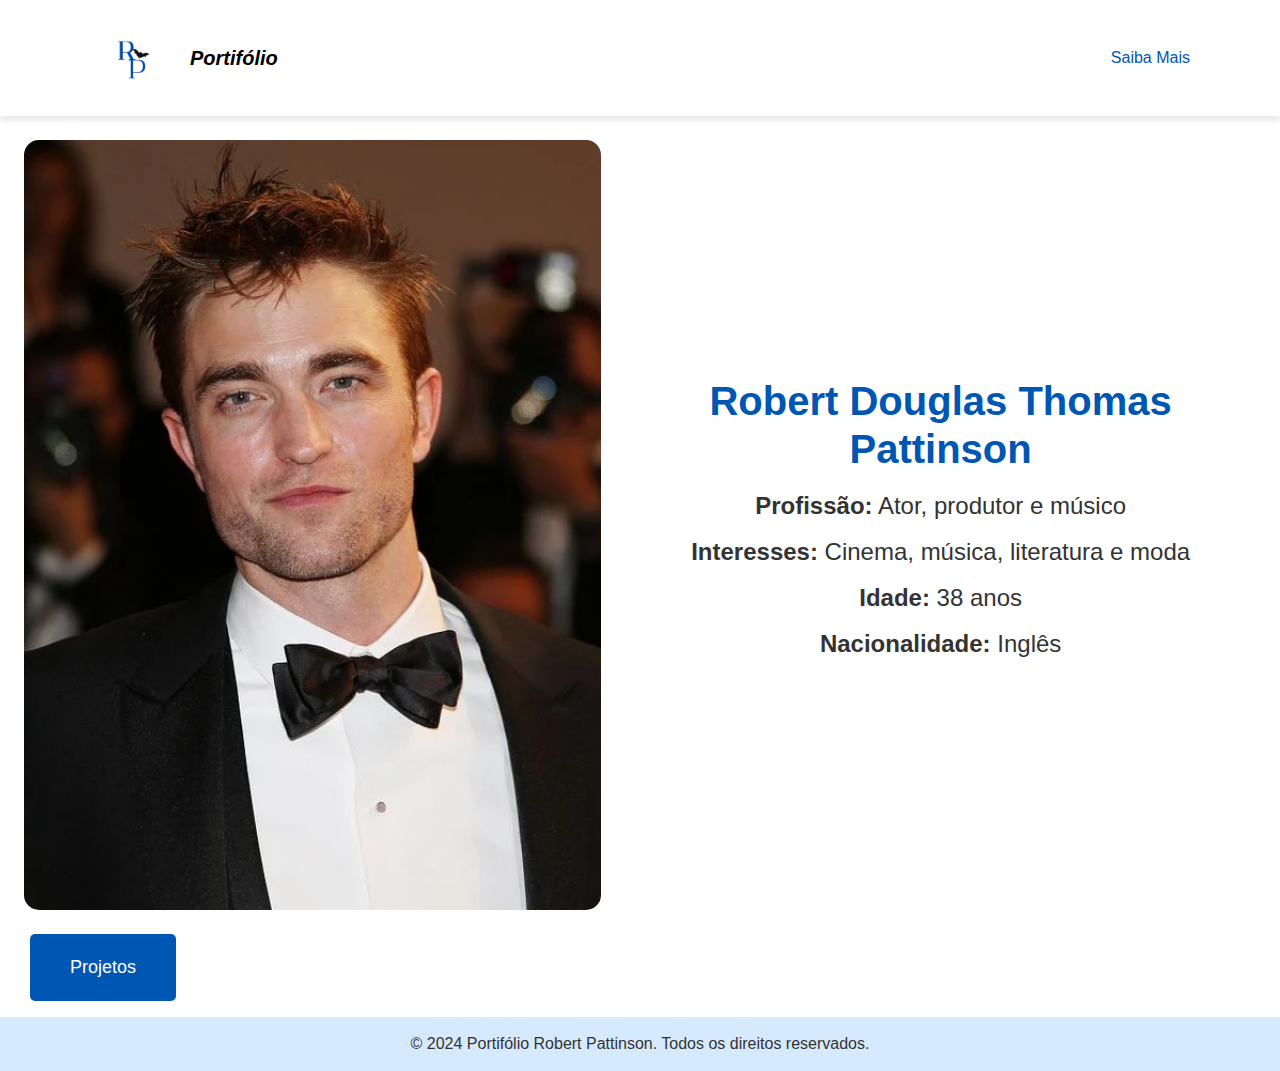
<file: index.html>
<!DOCTYPE html>
<html lang="en">

<head>
    <meta charset="UTF-8">
    <meta http-equiv="X-UA-Compatible" content="IE=edge">
    <meta name="viewport" content="width=device-width, initial-scale=1.0">
    <title>Bem-vindo ao Portfólio de</title>
    <script src="jquery-3.7.1.js"></script>
    <link rel="stylesheet" type="text/css" href="styles.css">
    <link href="https://cdn.jsdelivr.net/npm/bootstrap@5.3.3/dist/css/bootstrap.min.css" rel="stylesheet"
        integrity="sha384-QWTKZyjpPEjISv5WaRU9OFeRpok6YctnYmDr5pNlyT2bRjXh0JMhjY6hW+ALEwIH" crossorigin="anonymous">
    <!--GOOGLE FONTS-->
    <link rel="preconnect" href="https://fonts.googleapis.com">
    <link rel="preconnect" href="https://fonts.gstatic.com" crossorigin>
    <link href="https://fonts.googleapis.com/css2?family=Alegreya+SC:ital,wght@0,400;0,500;0,700;0,800;0,900;1,400;1,500;1,700;1,800;1,900&family=Alegreya:ital,wght@0,400..900;1,400..900&family=Archivo+Black&family=Bebas+Neue&family=Montserrat:ital,wght@0,100..900;1,100..900&family=Oi&family=Oswald:wght@200..700&family=Poppins:ital,wght@0,100;0,200;0,300;0,400;0,500;0,600;0,700;0,800;0,900;1,100;1,200;1,300;1,400;1,500;1,600;1,700;1,800;1,900&display=swap" rel="stylesheet">

    <!--FIM GOOGLE FONTS-->
</head>

<body onload="bemVindo()">
        <!--Navbar-->
        <nav class="navbar navbar-expand-lg" style="background-color:white;">
            <div class="container">
                <div class="interface">
                    <div class="d-flex align-items-center">
                        <div class="logo">
                            <a href="#">
                                <img src='images/logo.png.png' alt="" style="width: 100px; height: auto;"> 
                            </a>
                        </div>
                        <a class="navbar-brand ms-2" style="color:black; font-style:italic; font-weight:bold;">Portifólio</a>
                    </div>
                    
                 </div>   
              <button class="navbar-toggler" type="button" data-bs-toggle="collapse" data-bs-target="#navbarNav" aria-controls="navbarNav" aria-expanded="false" aria-label="Toggle navigation">
                <span class="navbar-toggler-icon"></span>
              </button>
              <div class="collapse navbar-collapse" id="navbarNav">
                <ul class="navbar-nav ms-auto">
                  <li class="nav-item">
                    <a class="nav-link active" href="contato.html" style="color: #0056b3;">Saiba Mais</a>
                  </li>
                </ul>
              </div>
            </div>
          </nav>
   <!--descrição-->
   <div class="d-flex align-items-center justify-content-start p-4">
    <div>
        <img src="images/robertpattinsonperfl.webp" alt="foto do robert pattinson" class="img-fluid" style="width: 600px; border-radius: 15px;">
    </div>
    <div class="descriçao ms-4" style="font-family: 'Georgia', serif; color: #333;">
        <h2 style="font-size: 2.5rem; font-weight: bold; color: #0056b3; margin-bottom: 15px;">Robert Douglas Thomas Pattinson</h2>
        <p style="font-size: 1.5rem; margin-bottom: 10px;"><b>Profissão:</b> Ator, produtor e músico</p>
        <p style="font-size: 1.5rem; margin-bottom: 10px;"><b>Interesses:</b> Cinema, música, literatura e moda</p>
        <p style="font-size: 1.5rem; margin-bottom: 10px;"><b>Idade:</b> 38 anos </p>
        <p style="font-size: 1.5rem; margin-bottom: 10px;"><b>Nacionalidade:</b> Inglês</p>

    </div>
</div>

<!--Outras páginas-->
<a href="projetos.html" class="botao-personalizado">   Projetos  </a>

<style>
  .botao-personalizado {
    display: inline-block;
    padding: 20px 40px;  /* Aumenta o tamanho do botão */
    background-color: #0056b3;
    color: white;
    text-align: center;
    text-decoration: none;
    border-radius: 5px;
    font-size: 18px;  /* Aumenta o tamanho da fonte */
    margin-left: 30px;  /* Margem à esquerda */
    transition: background-color 0.3s ease;
  }

  .botao-personalizado:hover {
    background-color: #003366;
  }
</style>


    <!--voltar ao topo-->
        <div class="voltar-ao-topo">
            <a class="btn btn-primary" onclick="voltarAoTopo()" role="button">Voltar ao topo</a>
        </div>
    <script>
        jQuery(document).ready(function() {
            // Exibe ou oculta o botão
            jQuery(window).scroll(function() {
                if (jQuery(this).scrollTop() > 200) {
                    jQuery('.voltar-ao-topo').fadeIn(200);
                } else {
                    jQuery('.voltar-ao-topo').fadeOut(200);
                }
            });
            
            // Faz animação para subir
            jQuery('.voltar-ao-topo').click(function(event) {
                event.preventDefault();
                jQuery('html, body').animate({scrollTop: 0}, 300);
            })
        });

    </script>

    <script src="https://cdn.jsdelivr.net/npm/bootstrap@5.3.3/dist/js/bootstrap.bundle.min.js"
        integrity="sha384-YvpcrYf0tY3lHB60NNkmXc5s9fDVZLESaAA55NDzOxhy9GkcIdslK1eN7N6jIeHz"
        crossorigin="anonymous"></script>

    <script src="script.js"></script>

<p>

</p>
    <!--Rodapé-->
    <footer class="footer">
    
 © 2024 Portifólio Robert Pattinson. Todos os direitos reservados.
    </footer>
    
</body>

</html>
</file>
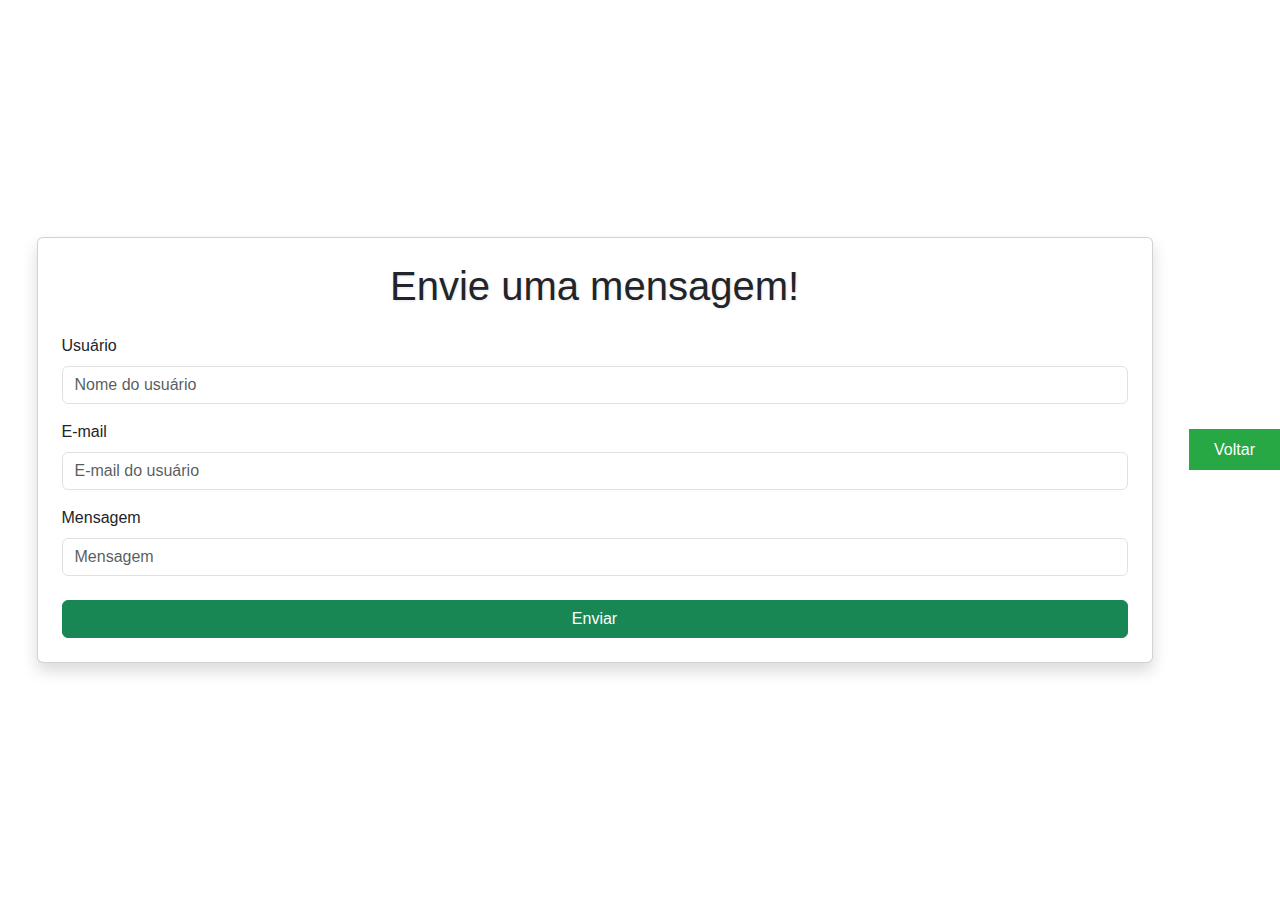
<file: contato.html>
<!DOCTYPE html>
<html lang="en">
<head>
    <meta charset="UTF-8">
    <meta http-equiv="X-UA-Compatible" content="IE=edge">
    <meta name="viewport" content="width=device-width, initial-scale=1.0">
    <title>Contato</title>
    <link rel="stylesheet" type="text/css" href="styles.css">
    <link href="https://cdn.jsdelivr.net/npm/bootstrap@5.3.3/dist/css/bootstrap.min.css" rel="stylesheet"
        integrity="sha384-QWTKZyjpPEjISv5WaRU9OFeRpok6YctnYmDr5pNlyT2bRjXh0JMhjY6hW+ALEwIH" crossorigin="anonymous">
        <style>
            .is-valid {
                border-color: green !important;
            }
    
            .is-invalid {
                border-color: red !important;
            }
              /* Estilo do botão de voltar */
        .btn-voltar {
            background-color: #28a745; /* Cor de fundo verde */
            color: white;
            font-size: 16px;
            padding: 12px 25px; /* Aumenta o espaço interno */
            border: none;
            border-radius: 0; /* Remove bordas arredondadas */
            margin-top: 30px;
            text-decoration: none;
            transition: background-color 0.3s ease;
        }

        .btn-voltar:hover {
            background-color: #0056b3;
        }
        </style>
         
</head>
<body>
    <body class="bg-ligth d-flex justify-content-center align-items-center vh-100">
        <div class="container">
            <div class="card p-4 shadow">
                <h1 class="text-center mb-4">Envie uma mensagem!</h1>
                <form id="formulario" novalidate>
                    <div class="mb-3">
                        <label for="nome" class="form-label">Usuário</label>
                        <input type="text" class="form-control" id="nome" placeholder="Nome do usuário" required />
                        <div class="invalid-feedback">O nome do usuário deve ter pelo menos 3 letras</div>
                    </div>
                    <div class="mb-3">
                        <label for="email" class="form-label">E-mail</label>
                        <input type="email" class="form-control" id="email" placeholder="E-mail do usuário" required />
                        <div class="invalid-feedback">Informe um e-mail válido</div>
                    </div>
                    <div class="mb-4">
                        <label for="msg" class="form-label">Mensagem</label>
                        <input type="text" class="form-control" id="msg" placeholder="Mensagem" required />
                        <div class="invalid-feedback">A mensagem deve ser maior que 2 letras</div>
                    </div>
                    <button type="submit" class="btn btn-success w-100">Enviar</button>
                </form>
            </div>
        </div>    
             <!-- Botão de Voltar -->
    <div class="text-center">
        <a href="index.html" class="btn-voltar">Voltar</a>
    </div>
    
    <script src="https://cdn.jsdelivr.net/npm/bootstrap@5.3.3/dist/js/bootstrap.bundle.min.js"
        integrity="sha384-YvpcrYf0tY3lHB60NNkmXc5s9fDVZLESaAA55NDzOxhy9GkcIdslK1eN7N6jIeHz"
        crossorigin="anonymous"></script>
    <script src="script.js"></script>
</body>
</html>
</file>
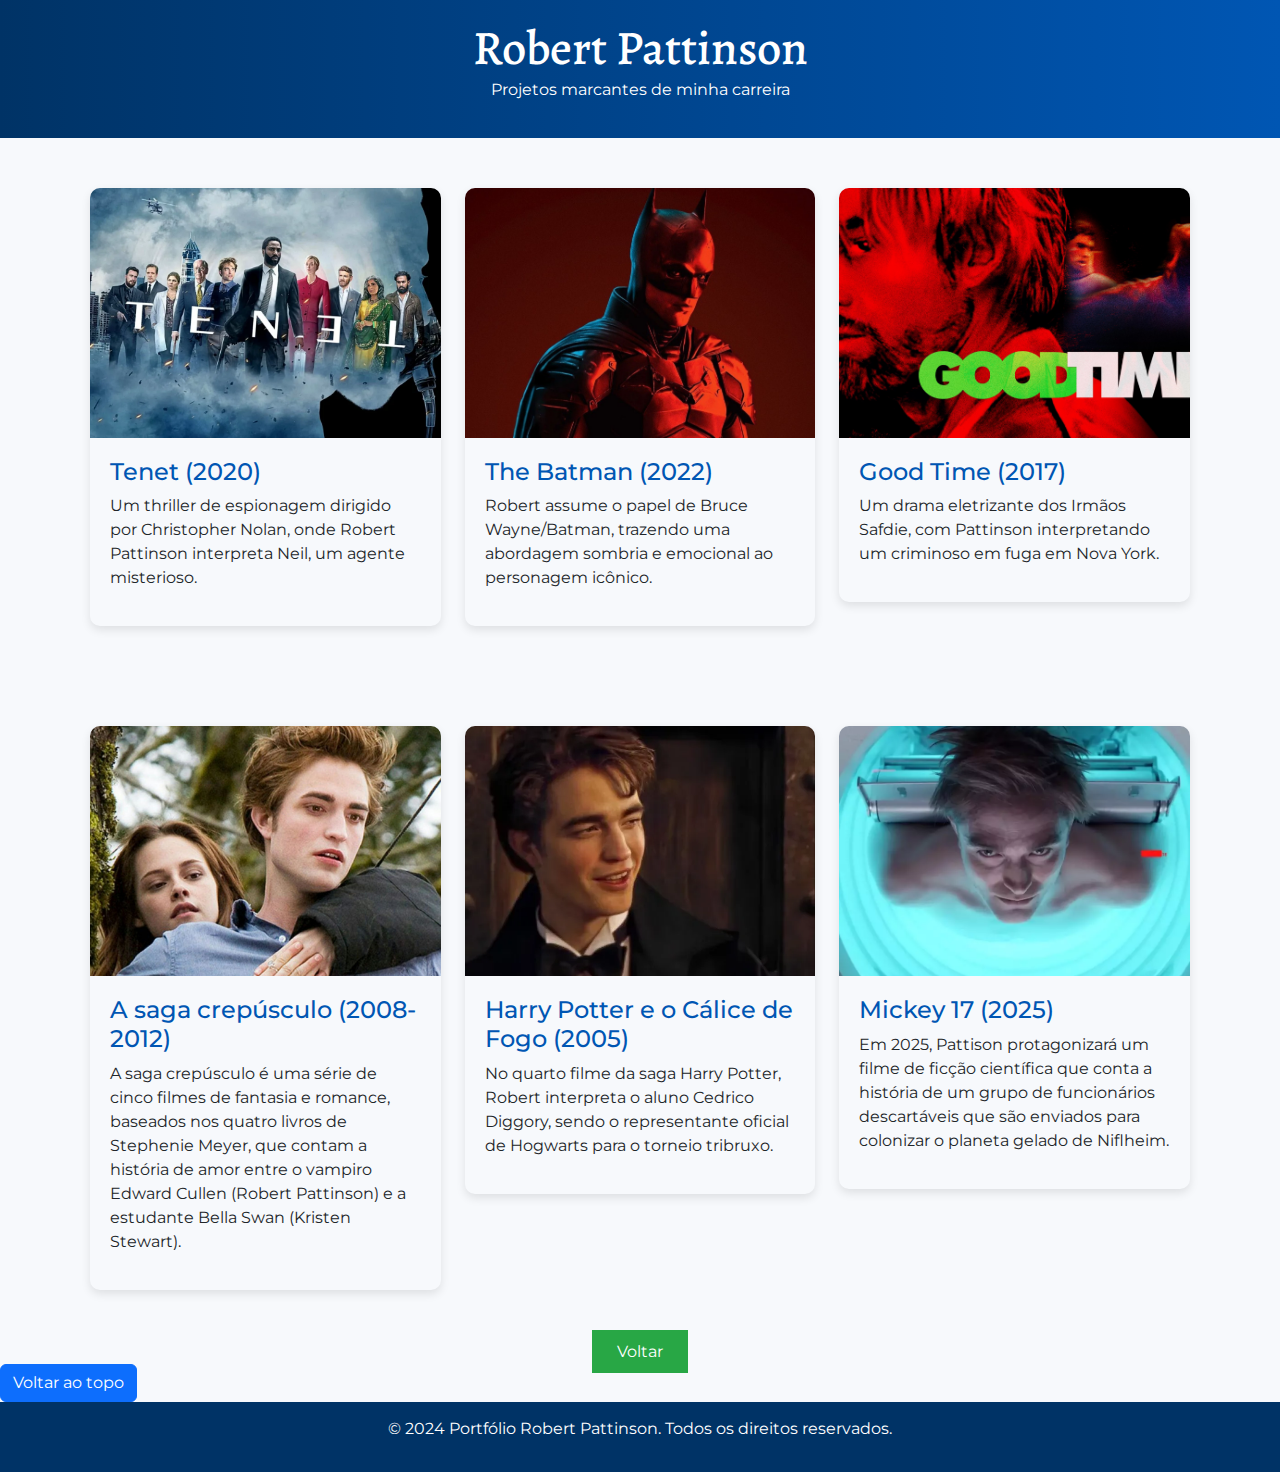
<file: projetos.html>
<!DOCTYPE html>
<html lang="en">

<head>
    <meta charset="UTF-8">
    <meta name="viewport" content="width=device-width, initial-scale=1.0">
    <title>Projetos de Robert Pattinson</title>
    <link href="https://cdn.jsdelivr.net/npm/bootstrap@5.3.3/dist/css/bootstrap.min.css" rel="stylesheet">
    <link href="https://fonts.googleapis.com/css2?family=Alegreya:wght@400;700&family=Montserrat:wght@300;600&display=swap" rel="stylesheet">
    <style>
        body {
            font-family: 'Montserrat', sans-serif;
            margin: 0;
            padding: 0;
            background-color: #f7f9fc;
        }

        header {
            background: linear-gradient(to right, #003366, #0056b3);
            color: white;
            padding: 20px 0;
            text-align: center;
        }

        header h1 {
            font-family: 'Alegreya', serif;
            font-size: 3rem;
            margin: 0;
        }

        .project-section {
            padding: 50px 20px;
        }

        .project-card {
            box-shadow: 0 4px 10px rgba(0, 0, 0, 0.1);
            border-radius: 10px;
            overflow: hidden;
            transition: transform 0.3s ease;
        }

        .project-card:hover {
            transform: scale(1.05);
        }

        .project-card img {
            width: 100%;
            height: 250px;
            object-fit: cover;
        }

        .project-card .card-body {
            padding: 20px;
        }

        .project-card h5 {
            font-size: 1.5rem;
            color: #0056b3;
        }

        footer {
            background-color: #003366;
            color: white;
            text-align: center;
            padding: 15px 0;
        }

        @media (max-width: 768px) {
            header h1 {
                font-size: 2.5rem;
            }

            .project-card img {
                height: 200px;
            }
        }
              /* Estilo do botão de voltar */
              .btn-voltar {
            background-color: #28a745; /* Cor de fundo verde */
            color: white;
            font-size: 16px;
            padding: 12px 25px; /* Aumenta o espaço interno */
            border: none;
            border-radius: 0; /* Remove bordas arredondadas */
            margin-top: 30px;
            text-decoration: none;
            transition: background-color 0.3s ease;
        }

        .btn-voltar:hover {
            background-color: #0056b3;
        }
    </style>
</head>

<body>
    <!-- Header -->
    <header>
        <h1>Robert Pattinson</h1>
        <p>Projetos marcantes de minha carreira</p>
    </header>

    <!-- Projects Section -->
    <section class="project-section container">
        <div class="row g-4">
            <div class="col-md-4">
                <div class="project-card">
                    <img src="images/Único-filme-Tenet.webp" alt="Tenet">
                    <div class="card-body">
                        <h5>Tenet (2020)</h5>
                        <p>Um thriller de espionagem dirigido por Christopher Nolan, onde Robert Pattinson interpreta Neil, um agente misterioso.</p>
                    </div>
                </div>
            </div>

            <div class="col-md-4">
                <div class="project-card">
                    <img src="images/robert-pattinson-revela-perrengues-vividos-com-o-complexo-figurino-de-batman.jpg" alt="The Batman">
                    <div class="card-body">
                        <h5>The Batman (2022)</h5>
                        <p>Robert assume o papel de Bruce Wayne/Batman, trazendo uma abordagem sombria e emocional ao personagem icônico.</p>
                    </div>
                </div>
            </div>

            <div class="col-md-4">
                <div class="project-card">
                    <img src="images/87ff29d0606ed41a7e81f7319841dfc05a742cfdc9614d4b002e878f93521d12.jpg" alt="Good Time">
                    <div class="card-body">
                        <h5>Good Time (2017)</h5>
                        <p>Um drama eletrizante dos Irmãos Safdie, com Pattinson interpretando um criminoso em fuga em Nova York.</p>
                    </div>
                </div>
            </div>
        </div>
    </section>
    </div>

     <!-- Segunda fileira -->
     <section class="project-section container">
        <div class="row g-4">
            <div class="col-md-4">
                <div class="project-card">
                    <img src="images/kristen-stewart-opiniao-sincera-relacao-robert-pattinson-crepusculo.jpg" alt="twilight">
                    <div class="card-body">
                        <h5>A saga crepúsculo (2008-2012) </h5>
                        <p>A saga crepúsculo é uma série de cinco filmes de fantasia e romance, baseados nos quatro livros de Stephenie Meyer, que contam a história de amor entre o vampiro Edward Cullen (Robert Pattinson) e a estudante Bella Swan (Kristen Stewart).

                        </p>
                    </div>
                </div>
            </div>

            <div class="col-md-4">
                <div class="project-card">
                    <img src="images/cedric.webp" alt="Cedric Diggory">
                    <div class="card-body">
                        <h5>Harry Potter e o Cálice de Fogo (2005)</h5>
                        <p>No quarto filme da saga Harry Potter, Robert interpreta o aluno Cedrico Diggory, sendo o representante oficial de Hogwarts para o torneio tribruxo.</p>
                    </div>
                </div>
            </div>

            <div class="col-md-4">
                <div class="project-card">
                    <img src="images/1459272457-mickey-17-trailer.webp" alt="Good Time">
                    <div class="card-body">
                        <h5>Mickey 17 (2025)</h5>
                        <p>Em 2025, Pattison protagonizará  um filme de ficção científica que conta a história de um grupo de funcionários descartáveis que são enviados para colonizar o planeta gelado de Niflheim. </p>
                    </div>
                </div>
            </div>
        </div>
    </section>


      <!-- Botão de Voltar -->
      <div class="text-center">
        <a href="index.html" class="btn-voltar">Voltar</a>
    </div>
    
    <!--voltar ao topo-->
    <div class="voltar-ao-topo">
        <a class="btn btn-primary" onclick="voltarAoTopo()" role="button">Voltar ao topo</a>
    </div>
<script>
    jQuery(document).ready(function() {
        // Exibe ou oculta o botão
        jQuery(window).scroll(function() {
            if (jQuery(this).scrollTop() > 200) {
                jQuery('.voltar-ao-topo').fadeIn(200);
            } else {
                jQuery('.voltar-ao-topo').fadeOut(200);
            }
        });
        
        // Faz animação para subir
        jQuery('.voltar-ao-topo').click(function(event) {
            event.preventDefault();
            jQuery('html, body').animate({scrollTop: 0}, 300);
        })
    });

</script>

<script src="https://cdn.jsdelivr.net/npm/bootstrap@5.3.3/dist/js/bootstrap.bundle.min.js"
    integrity="sha384-YvpcrYf0tY3lHB60NNkmXc5s9fDVZLESaAA55NDzOxhy9GkcIdslK1eN7N6jIeHz"
    crossorigin="anonymous"></script>

<script src="script.js"></script>

    


    <!-- Footer -->
    
    <footer>
        <p>&copy; 2024 Portfólio Robert Pattinson. Todos os direitos reservados.</p>
    </footer>

    <script src="https://cdn.jsdelivr.net/npm/bootstrap@5.3.3/dist/js/bootstrap.bundle.min.js"></script>
</body>

</html>
</file>
<file: styles.css>
/*Estilo Geral*/
*{
    margin:0;
    padding:0;
    box-sizing: border-box;
    font-family: system-ui, -apple-system, BlinkMacSystemFont, 'Segoe UI', Roboto, Oxygen, Ubuntu, Cantarell, 'Open Sans', 'Helvetica Neue', sans-serif;
    font-family:'Franklin Gothic Medium', 'Arial Narrow', Arial, sans-serif;
    .alegreya-sc-regular {
        font-family: "Alegreya SC", serif;
        font-weight: 400;
        font-style: normal;
      }
      
      .alegreya-sc-medium {
        font-family: "Alegreya SC", serif;
        font-weight: 500;
        font-style: normal;
      }
      
      .alegreya-sc-bold {
        font-family: "Alegreya SC", serif;
        font-weight: 700;
        font-style: normal;
      }
      
      .alegreya-sc-extrabold {
        font-family: "Alegreya SC", serif;
        font-weight: 800;
        font-style: normal;
      }
      
      .alegreya-sc-black {
        font-family: "Alegreya SC", serif;
        font-weight: 900;
        font-style: normal;
      }
      
      .alegreya-sc-regular-italic {
        font-family: "Alegreya SC", serif;
        font-weight: 400;
        font-style: italic;
      }
      
      .alegreya-sc-medium-italic {
        font-family: "Alegreya SC", serif;
        font-weight: 500;
        font-style: italic;
      }
      
      .alegreya-sc-bold-italic {
        font-family: "Alegreya SC", serif;
        font-weight: 700;
        font-style: italic;
      }
      
      .alegreya-sc-extrabold-italic {
        font-family: "Alegreya SC", serif;
        font-weight: 800;
        font-style: italic;
      }
      
      .alegreya-sc-black-italic {
        font-family: "Alegreya SC", serif;
        font-weight: 900;
        font-style: italic;
      }
      
    }
    .descriçao {
    font-family: 'FAranklin Gothic Medium', 'rial Narrow', Arial, sans-serif;
    font-size: 19px;
    text-align: center;
    .alegreya-sc-regular {
        font-family: "Alegreya SC", serif;
        font-weight: 400;
        font-style: normal;
      }
      
      .alegreya-sc-medium {
        font-family: "Alegreya SC", serif;
        font-weight: 500;
        font-style: normal;
      }
      
      .alegreya-sc-bold {
        font-family: "Alegreya SC", serif;
        font-weight: 700;
        font-style: normal;
      }
      
      .alegreya-sc-extrabold {
        font-family: "Alegreya SC", serif;
        font-weight: 800;
        font-style: normal;
      }
      
      .alegreya-sc-black {
        font-family: "Alegreya SC", serif;
        font-weight: 900;
        font-style: normal;
      }
      
      .alegreya-sc-regular-italic {
        font-family: "Alegreya SC", serif;
        font-weight: 400;
        font-style: italic;
      }
      
      .alegreya-sc-medium-italic {
        font-family: "Alegreya SC", serif;
        font-weight: 500;
        font-style: italic;
      }
      
      .alegreya-sc-bold-italic {
        font-family: "Alegreya SC", serif;
        font-weight: 700;
        font-style: italic;
      }
      
      .alegreya-sc-extrabold-italic {
        font-family: "Alegreya SC", serif;
        font-weight: 800;
        font-style: italic;
      }
      
      .alegreya-sc-black-italic {
        font-family: "Alegreya SC", serif;
        font-weight: 900;
        font-style: italic;
      }
}

.saiba-mais {
    font-family: 'Franklin Gothic Medium', 'Arial Narrow', Arial, sans-serif;
    text-align: center;
}

.voltar-ao-topo {
    position: fixed;
    bottom: 20px;
    right: 20px;
    text-decoration: none;
    color: white;
    background-color: rgba(0, 0, 0, 0.3);
    font-size: 12px;
    padding: 1em;
    display: none;
}
.voltar-ao-topo:hover {
    background-color: rgba(0, 0, 0, 0.6);
}

body {
font-family: 'Arial', sans-serif;
background-color: #f0f8ff;
margin: 0;
padding: 0;
}
.navbar {
box-shadow: 0 4px 6px rgba(0, 0, 0, 0.1);
}
h1 {
color: #0056b3;
font-weight: bold;
text-shadow: 1px 1px 3px rgba(0, 0, 0, 0.1);
}
.card {
box-shadow: 0 4px 8px rgba(0, 0, 0, 0.1);
border-radius: 10px;
}
.carousel-inner img {
height: 300px;
object-fit: cover;
}
.footer {
background-color: #d6eaff;
padding: 15px 0;
color: #333;
text-align: center;
width:100%;
margin-top: auto;
}
.card img {
border-radius: 10px;
width: 100%;
}

.text-container {
background-color: #e9f7ff;
padding: 15px;
margin-top: 20px;
border-radius: 10px;
box-shadow: 0 4px 6px rgba(0, 0, 0, 0.1);
}
@media (max-width: 768px) {
h1 {
font-size: 1.8rem;
}
.card img {
width: 100%;
}
video {
width: 100%;
}
}
</file>
